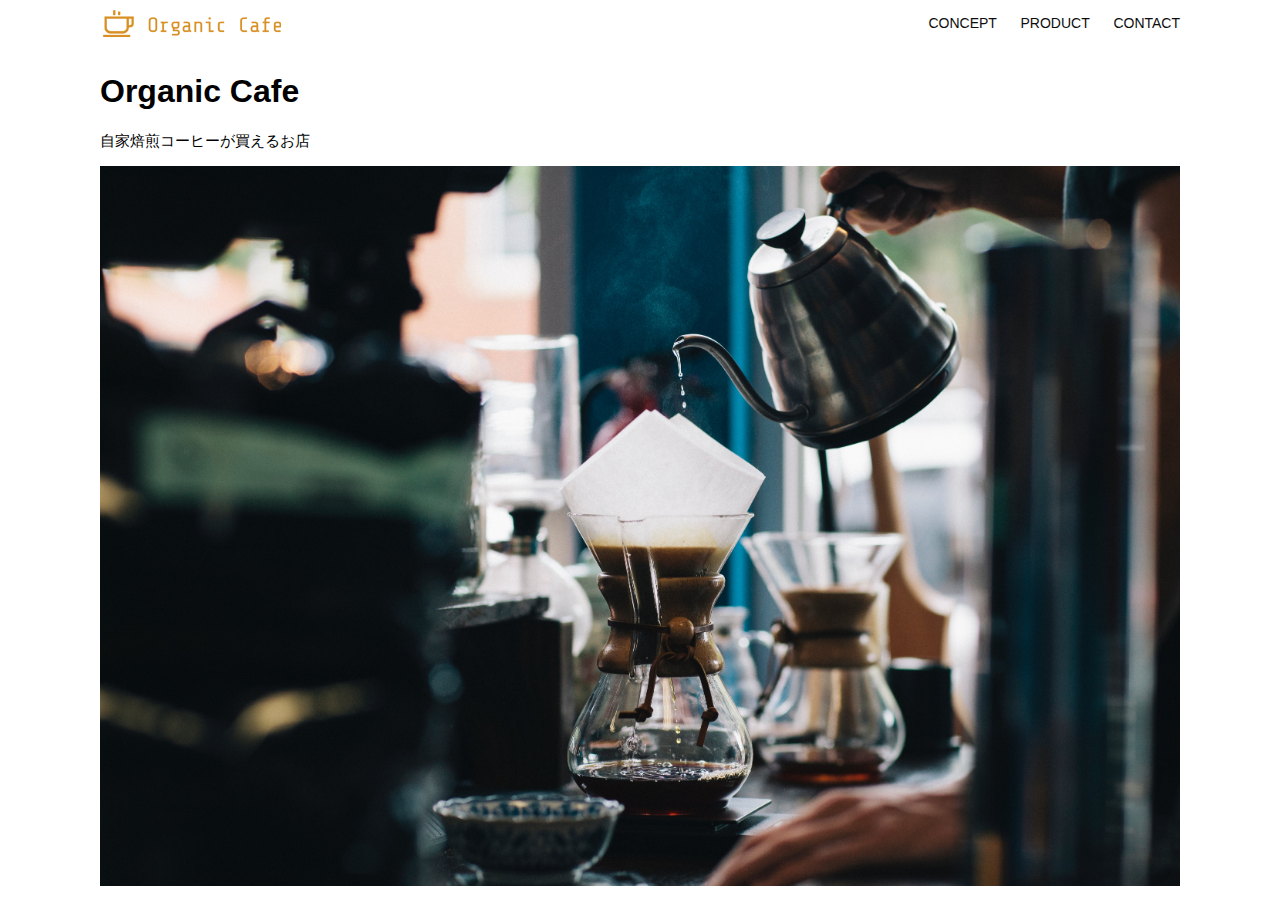
<file: html-css-kadai_013/index.html>
<!DOCTYPE html>
<html>
  <head>
    <title>Organic Cafe</title>
    <meta charset="UTF-8" />
    <meta name="description" content="自家焙煎のコーヒーがお家で楽しめるOrganic Cafe"/>
    <meta name="viewport" content="width=device-width, initial-scale=1.0" />
    <link rel="stylesheet" href="style.css" />
  </head>
  <body>
    <!-- ヘッダー -->
    <header>
      <!-- ロゴ -->
      <a href="index.html" id="logo"><img src="images/logo.png" alt="トップページに戻る"/></a>

      <!-- PC用ナビゲーション -->
      <nav id="nav-pc">
        <a href="index.html#concept">CONCEPT</a>
        <a href="index.html#product">PRODUCT</a>
        <a href="index.html#contact">CONTACT</a>
      </nav>

      <!-- スマホ用ナビゲーション -->
      <img id="menu-sp" src="images/button-menu.png" alt="ナビゲーションを開く" onclick="document.getElementById('nav-sp').style.display = 'block'">
      <nav id="nav-sp">
        <ul>
          <li><img id="close" src="images/button-close.png" alt="ナビゲーションを閉じる" onclick="document.getElementById('nav-sp').style.display = 'none'"></li>
          <li><a id="logo-sp" href="index.html" onclick="document.getElementById('nav-sp').style.display = 'none'">
          <img src="images/logo-sp.png" alt="トップページに戻る">
          </a></li>
          <li><a class="menu" href="index.html#concept" onclick="document.getElementById('nav-sp').style.display = 'none'">CONCEPT</a></li>
          <li><a class="menu" href="index.html#product" onclick="document.getElementById('nav-sp').style.display = 'none'">PRODUCT</a></li>
          <li><a class="menu" href="index.html#contact" onclick="document.getElementById('nav-sp').style.display = 'none'">CONTACT</a></li>
        </ul>
      </nav>

    </header>

    <main>
      <article>
        <!-- メインビジュアル -->
        <section id="main-visual">
          <div id="main-message">
            <h1>Organic Cafe</h1>
            <p>自家焙煎コーヒーが買えるお店</p>
          </div>
          <img src="images/main-image.jpg" alt="コーヒーをハンドドリップで淹れる画像"/>
        </section>
      </article>
    </main>
  </body>
</html>
</file>
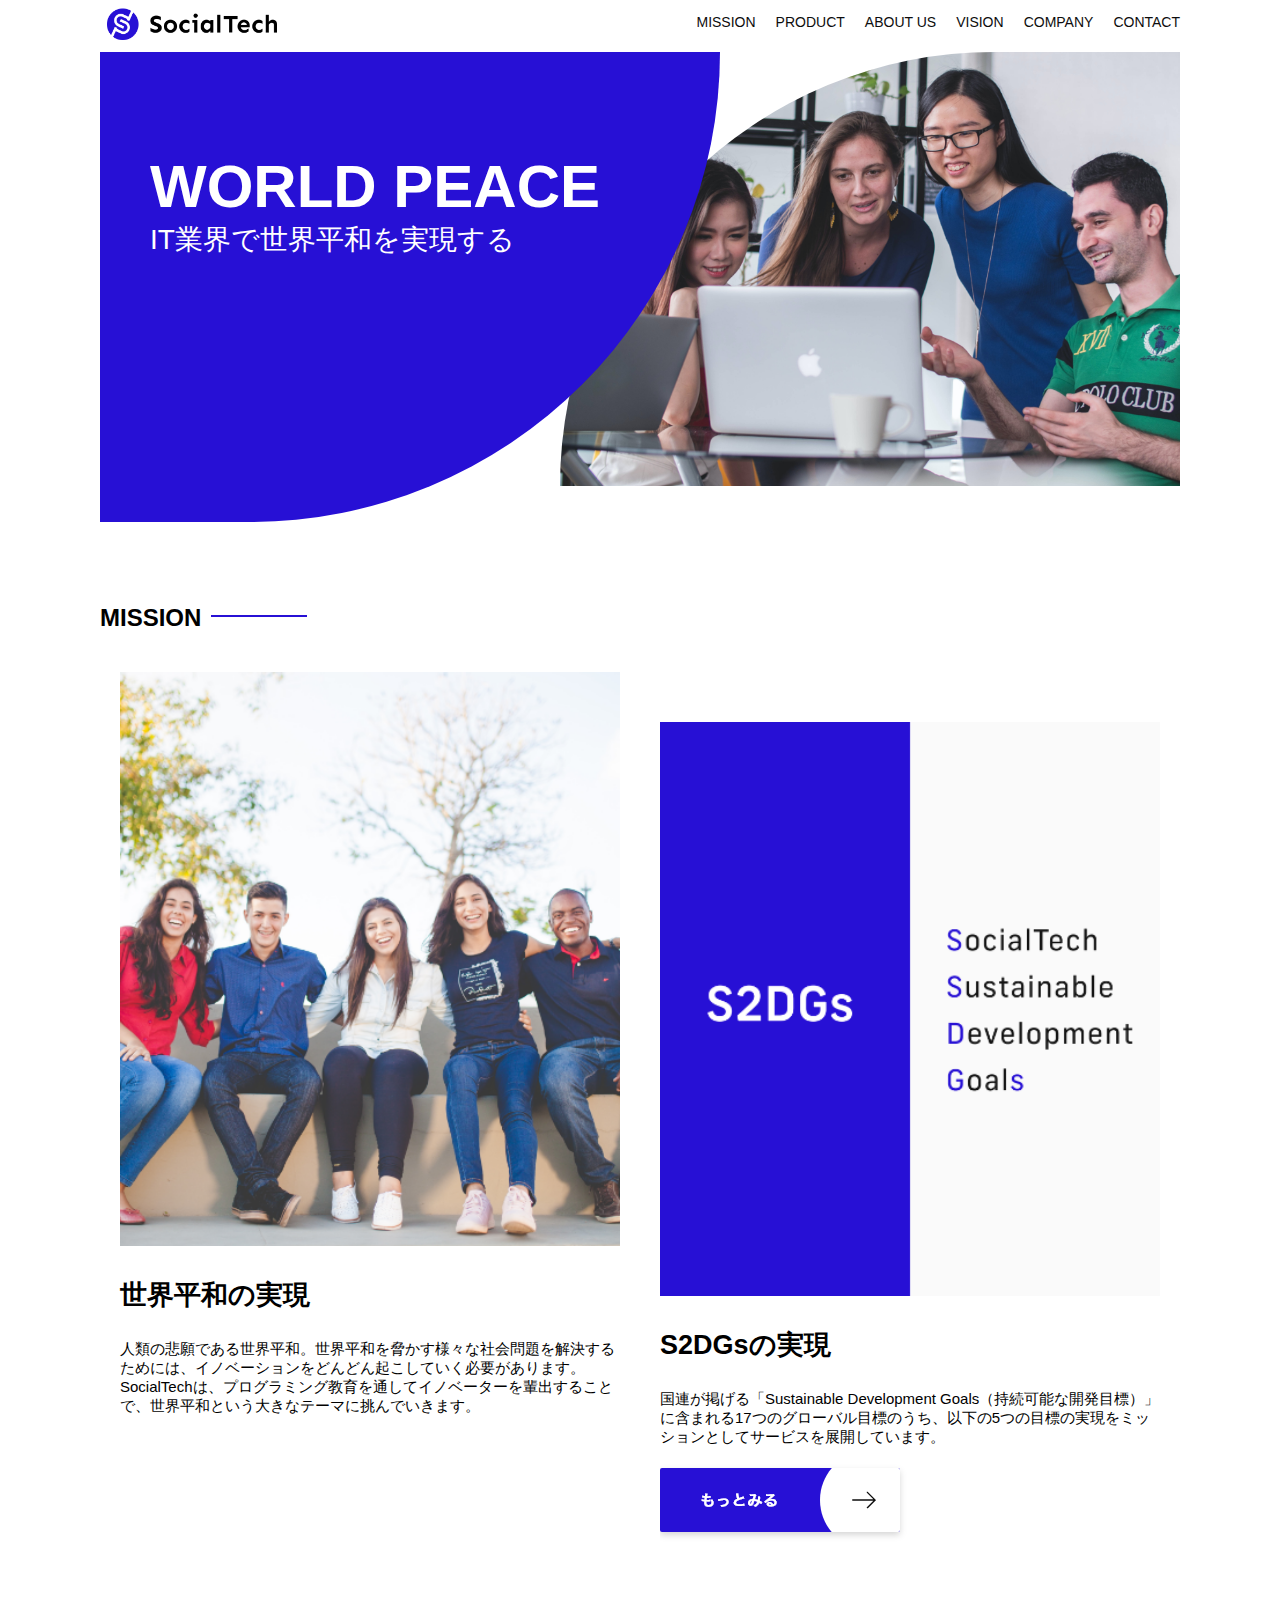
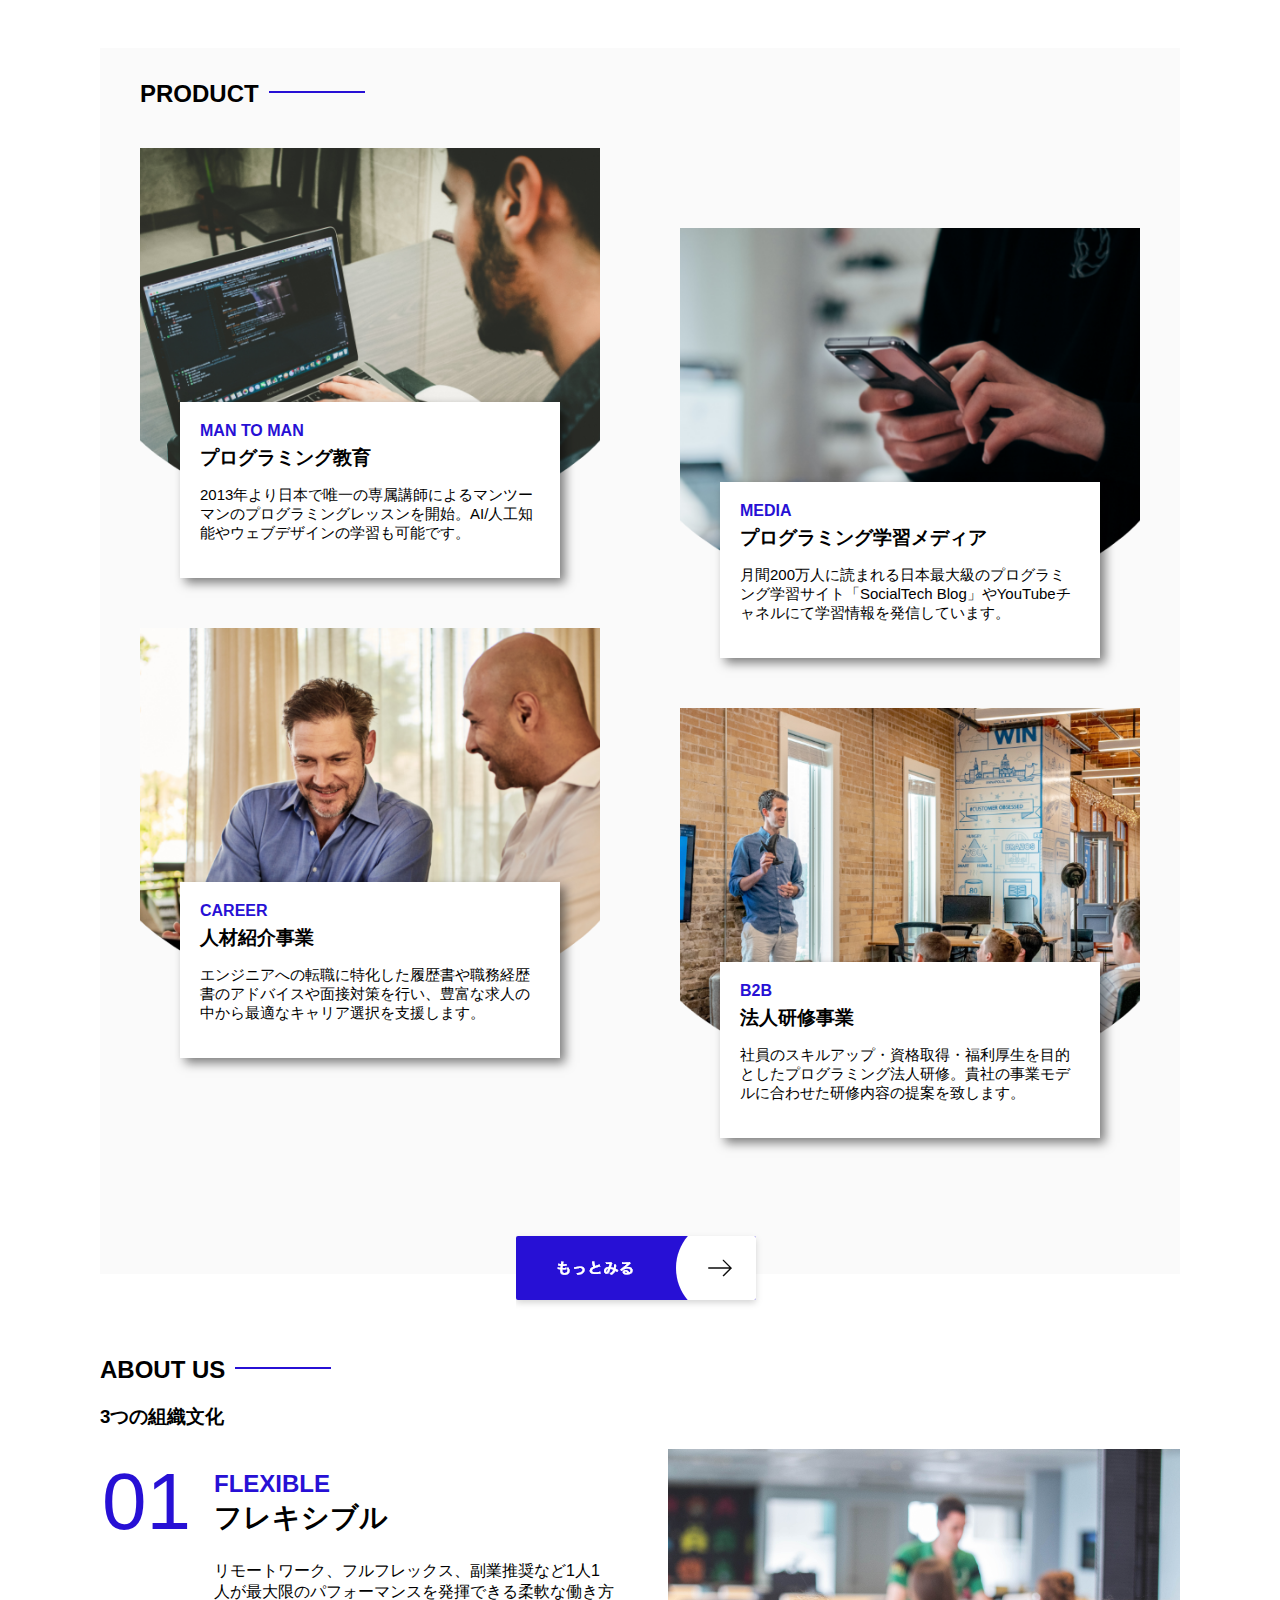
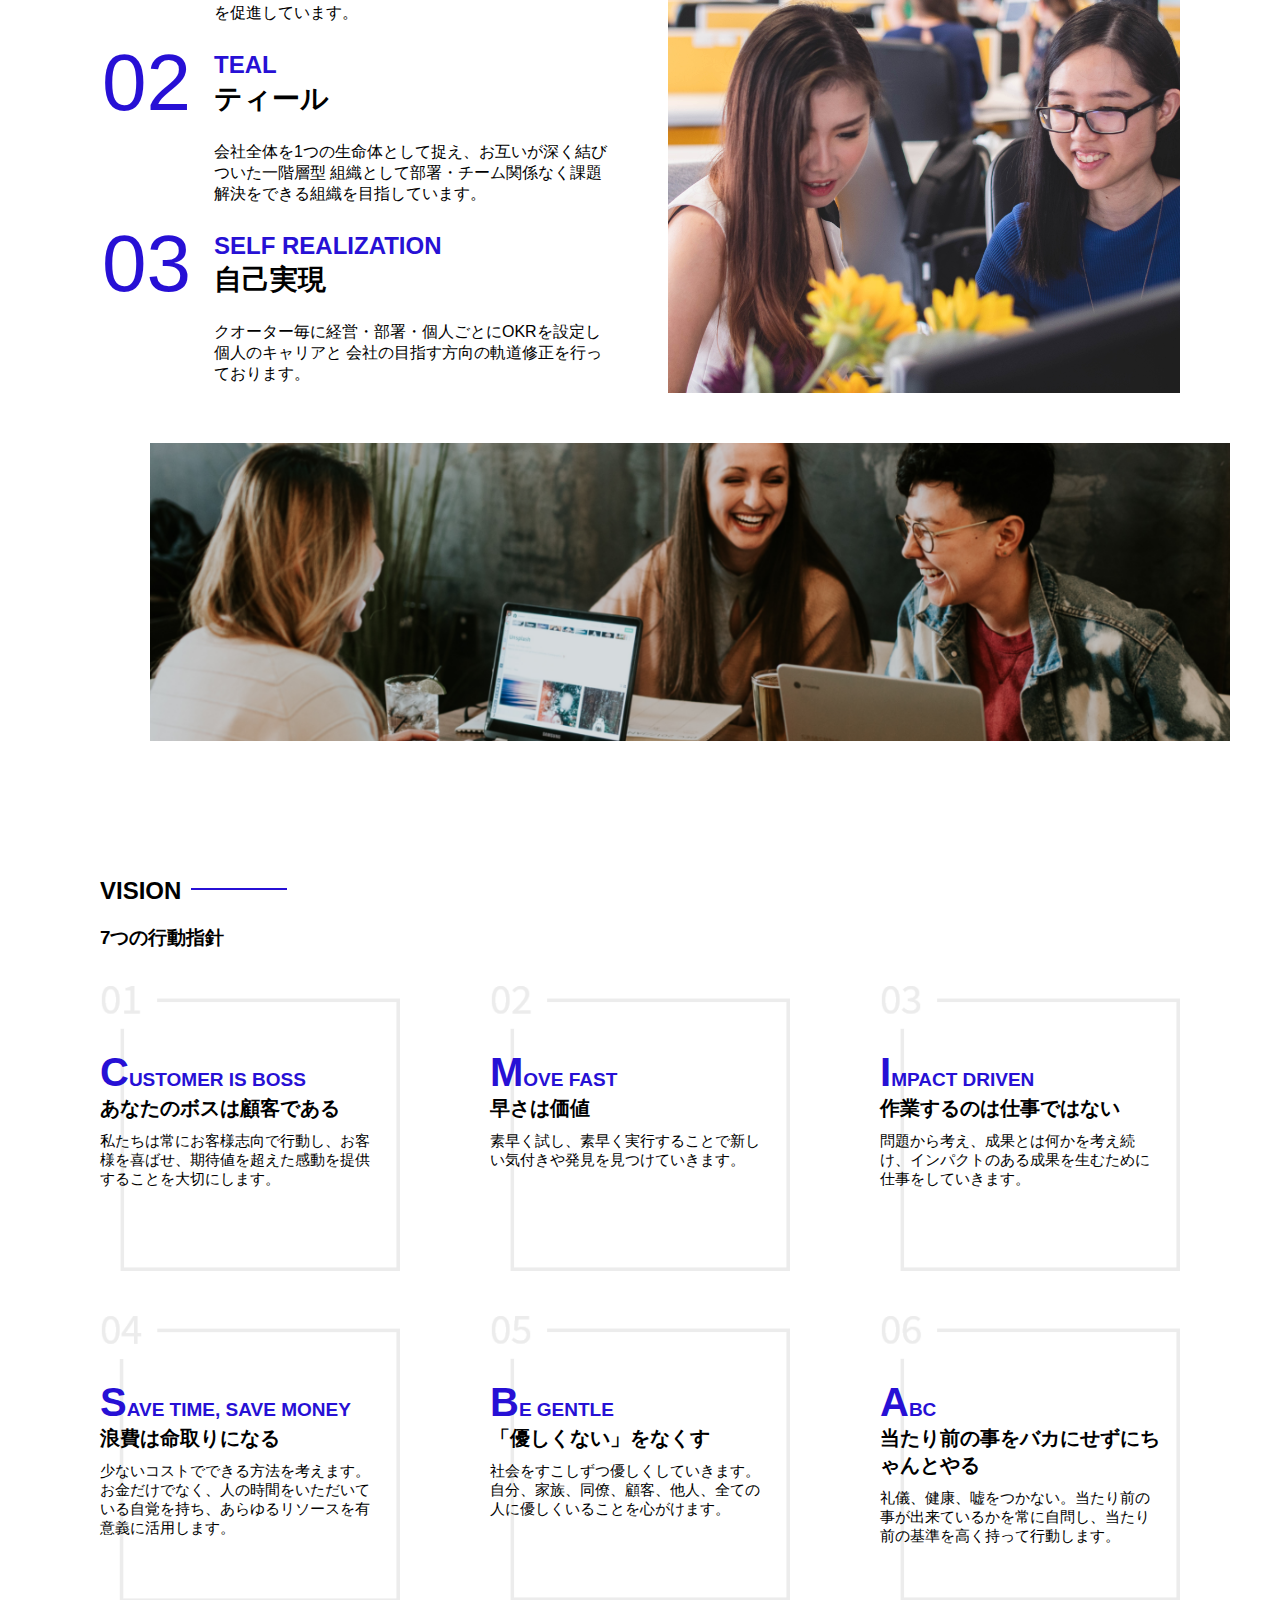
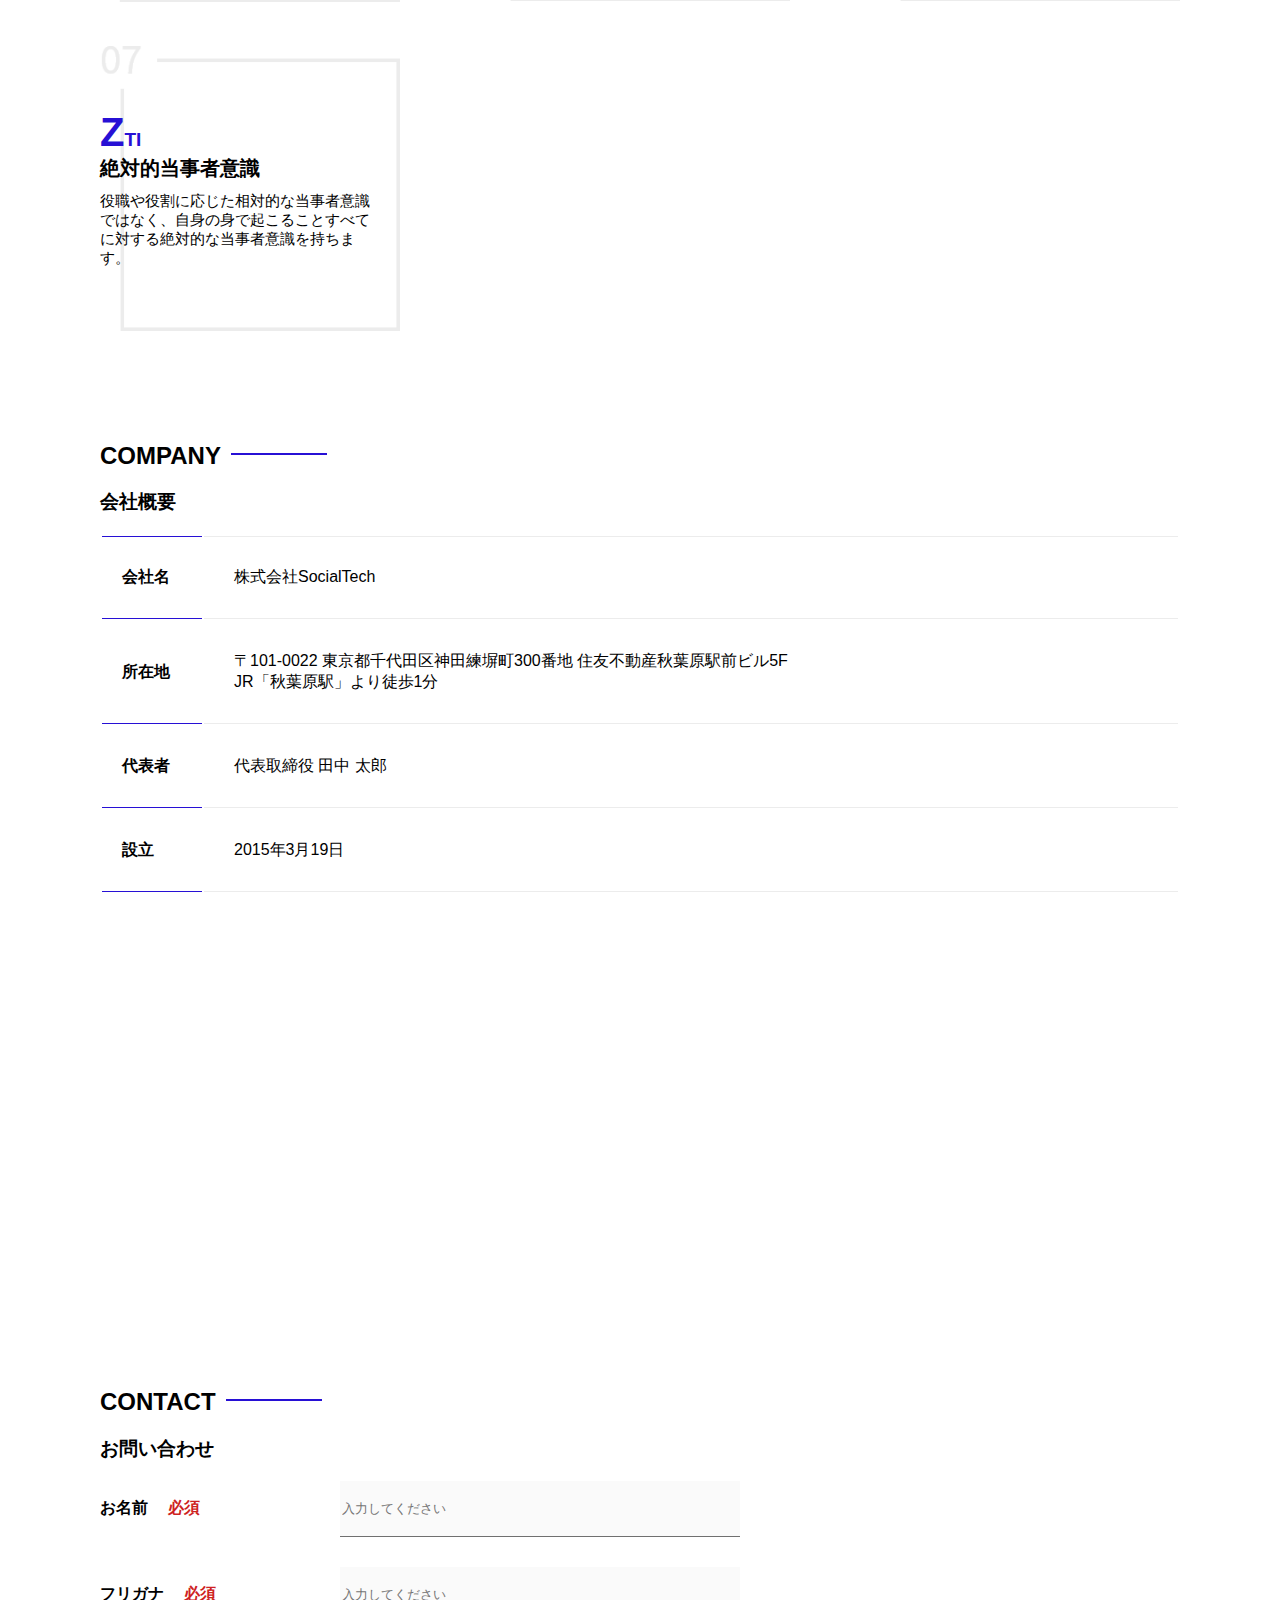
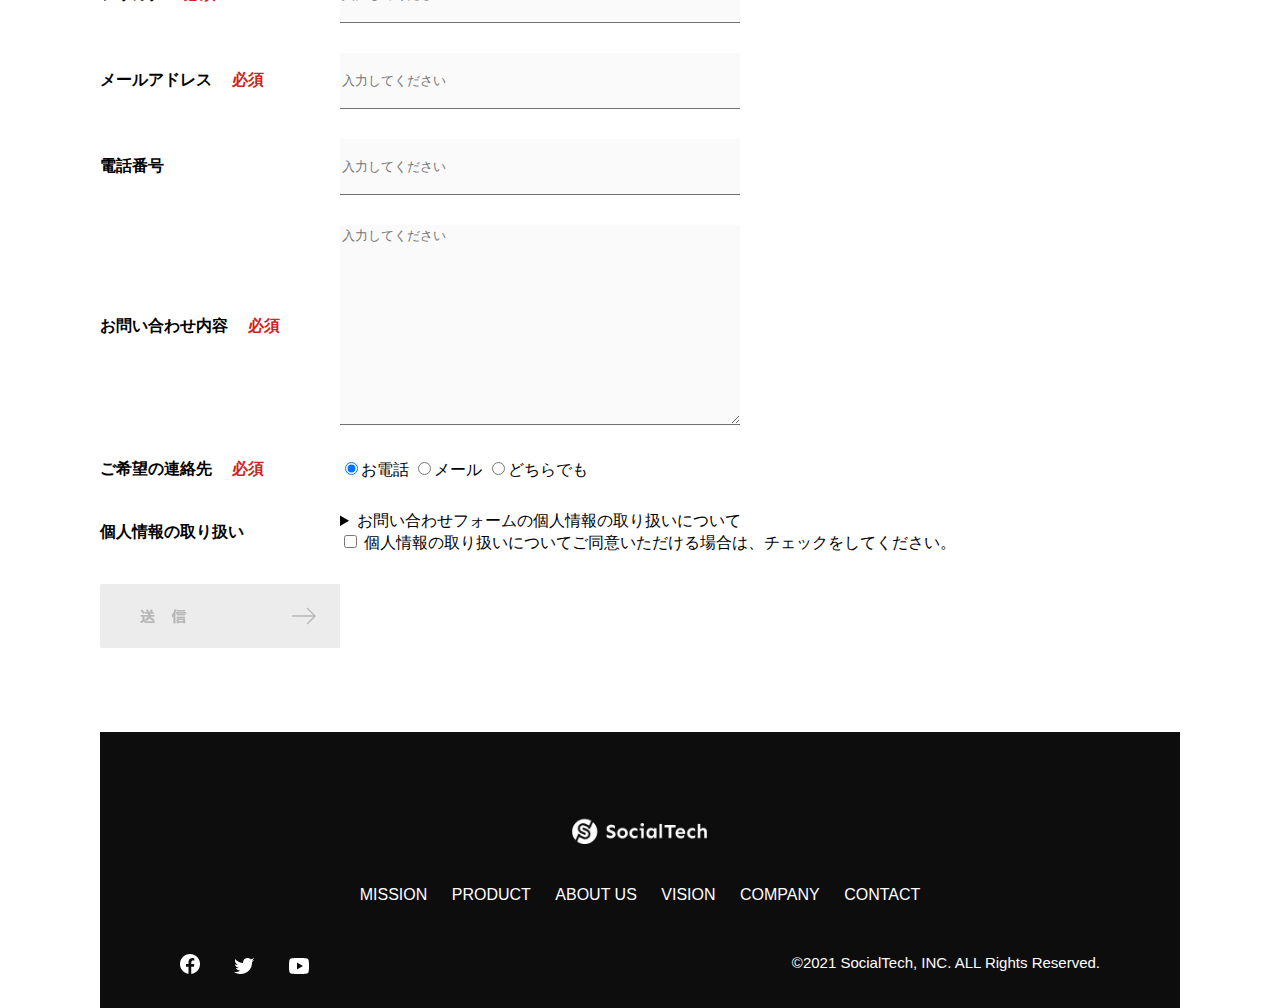
<file: kadai_tutorial_output/index.html>
<!DOCTYPE html>
<html>

<head>
  <title>SocialTech</title>
  <meta charset="utf-8">
  <meta name="description" content="SocialTechはEdTech業界のリーディングカンパニーを目指します。">
  <meta name="viewport" content="width=device-width, initial-scale=1.0">
  <link rel="stylesheet" href="style.css">
</head>

<body>
  <header>
    <a href="index.html" id="logo">
      <img src="images/logo.png" alt="トップページに戻る">
    </a>
    <!-- PC用 -->
    <nav id="nav-pc">
      <ul>
        <li><a href="mission.html">MISSION</a></li>
        <li><a href="product.html">PRODUCT</a></li>
        <li> <a href="index.html#aboutus">ABOUT US</a></li>
        <li> <a href="index.html#vision">VISION</a></li>
        <li><a href="index.html#company">COMPANY</a></li>
        <li><a href="index.html#contact">CONTACT</a></li>
      </ul>
    </nav>
    <!-- スマホ用 -->
    <button id="menu-sp" onclick="document.getElementById('nav-sp').style.display='block'">
      <img src="images/button-menu.png" alt="ナビゲーションを
      開く">
    </button>
    <div id="nav-sp">
      <button id="close" onclick="document.getElementById('nav-sp').style.display='none'">
        <img src="images/button-close.png" alt="ナビゲーションを閉じる">
      </button>
      <nav>
        <ul>
          <li>
            <a id="logo-sp" href="index.html" onclick="document.getElementById('nav-sp').style.display = 'none'"><img src="images/logo-sp.png" alt="トップページに戻る"></a>
          </li>
          <li><a class="menu" href="mission.html" onclick="document.getElementById('nav-sp').style.display = 'none'">MISSION</a></li>
          <li><a class="menu" href="product.html" onclick="document.getElementById('nav-sp').style.display = 'none'">PRODUCT</a></li>
          <li><a class="menu" href="index.html#aboutus" onclick="document.getElementById('nav-sp').style.display = 'none'">ABOUT US</a></li>
          <li><a class="menu" href="index.html#vision" onclick="document.getElementById('nav-sp').style.display = 'none'">VISION</a></li>
          <li><a class="menu" href="index.html#company" onclick="document.getElementById('nav-sp').style.display = 'none'">COMPANY</a></li>
          <li><a class="menu" href="index.html#contact" onclick="document.getElementById('nav-sp').style.display = 'none'">CONTACT</a></li>
        </ul>
      </nav>
      <div id="sns">
        <a href="https://www.facebook.com/sejuku2013">
          <img src="images/button-facebook.png" alt="Facebookのリンク">
        </a>
        <a href="https://twitter.com/samuraijuku">
          <img src="images/button-twitter.png" alt="Twitterのリンク">
        </a>
        <a href="https://www.youtube.com/channel/UCCFOQO5aDK0xXam4cUQXT8g">
          <img src="images/button-youtube.png" alt="YouTubeのリンク">
        </a>
      </div>
    </div>
  </header>
  <main>
    <article>
      <section id="main-visual">
        <div id="main-message">
          <h1>WORLD PEACE</h1>
          <p>IT業界で世界平和を実現する</p>
        </div>
        <img src="images/index/index-main.png" alt="PCの周りに集まる多国籍の仲間たち">
      </section>

      <section id="mission">
        <h2 class="index-h2">MISSION</h2>
        <div id="mission-flex">
          <div>
            <img id="mission-photo" src="images/index/index-mission.png" alt="屋外のベンチで写真を撮影する多国籍の仲間たち">
            <h3>世界平和の実現</h3>
            <p>
              人類の悲願である世界平和。世界平和を脅かす様々な社会問題を解決するためには、イノベーションをどんどん起こしていく必要があります。SocialTechは、プログラミング教育を通してイノベーターを輩出することで、世界平和という大きなテーマに挑んでいきます。
            </p>
          </div>
          <div>
            <img id="s2dgs" src="images/index/s2dgs.png" alt="S2DGs">
            <h3>S2DGsの実現</h3>
            <p>国連が掲げる「Sustainable Development Goals（持続可能な開発目標）」に含まれる17つのグローバル目標のうち、以下の5つの目標の実現をミッションとしてサービスを展開しています。</p>
            <a href="mission.html">
              <img src="images/button-more.png" alt="もっとみる">
            </a>
          </div>
        </div>
      </section>

      <section id="product">
        <h2 class="index-h2">PRODUCT</h2>
        <div class="product-flex">
          <div id="product-left">
            <div>
              <img class="product-photo" src="images/index/index-mantoman.png" alt="PCでコードを書く男性">
              <div class="product-explain">
                <span>MAN TO MAN</span>
                <h3>プログラミング教育</h3>
                <p>2013年より日本で唯一の専属講師によるマンツーマンのプログラミングレッスンを開始。AI/人工知能やウェブデザインの学習も可能です。</p>
              </div>
            </div>
            <div>
              <img class="product-photo" src="images/index/index-career.png" alt="笑顔で話し合う2人の男性">
              <div class="product-explain">
                <span>CAREER</span>
                <h3>人材紹介事業</h3>
                <p>エンジニアへの転職に特化した履歴書や職務経歴書のアドバイスや面接対策を行い、豊富な求人の中から最適なキャリア選択を支援します。</p>
              </div>
            </div>
          </div>

          <div id="product-right">
            <div>
              <img class="product-photo" src="images/index/index-media.png" alt="スマートフォンを操作する人">
              <div class="product-explain">
                <span>MEDIA</span>
                <h3>プログラミング学習メディア</h3>
                <p>月間200万人に読まれる日本最大級のプログラミング学習サイト「SocialTech Blog」やYouTubeチャネルにて学習情報を発信しています。</p>
              </div>
            </div>
            <div>
              <img class="product-photo" src="images/index/index-b2b.png" alt="講演中の男性とそれを聴く人々">
              <div class="product-explain">
                <span>B2B</span>
                <h3>法人研修事業</h3>
                <p>社員のスキルアップ・資格取得・福利厚生を目的としたプログラミング法人研修。貴社の事業モデルに合わせた研修内容の提案を致します。</p>
              </div>
            </div>
          </div>
        </div>
        <div id="product-more">
          <a href="product.html">
            <img src="images/button-more.png" alt="もっとみる">
          </a>
        </div>
      </section>

      <section id="aboutus">
        <h2 class="index-h2">ABOUT US</h2>
        <h3>3つの組織文化</h3>
        <div>
          <table class="culture-table">
            <tr>
              <td class="culture-num">01</td>
              <th><span class="culture-en">FLEXIBLE</span><br>フレキシブル</th>
            </tr>
            <tr>
              <td></td>
              <td class="culture-description">リモートワーク、フルフレックス、副業推奨など1人1人が最大限のパフォーマンスを発揮できる柔軟な働き方を促進しています。</td>
            </tr>
            <tr>
              <td class="culture-num">02</td>
              <th><span class="culture-en">TEAL</span><br>ティール</th>
            </tr>
            <tr>
              <td></td>
              <td class="culture-description">会社全体を1つの生命体として捉え、お互いが深く結びついた一階層型 組織として部署・チーム関係なく課題解決をできる組織を目指しています。</td>
            </tr>
            <tr>
              <td class="culture-num">03</td>
              <th><span class="culture-en">SELF REALIZATION</span><br>自己実現</th>
            </tr>
            <tr>
              <td></td>
              <td class="culture-description">クオーター毎に経営・部署・個人ごとにOKRを設定し個人のキャリアと 会社の目指す方向の軌道修正を行っております。</td>
            </tr>
          </table>
          <img class="culture-img" src="images/index/index-aboutus1.png" alt="笑顔で話し合う2人の女性">
        </div>
        <img class="culture-img2" src="images/index/index-aboutus2.png" alt="笑顔で話し合う3人の男女">
      </section>

      <section id="vision">
        <h2 class="index-h2">VISION</h2>
        <h3>7つの行動指針</h3>
        <div>
          <div class="vision-box">
            <img src="images/index/vision-01.png" alt="01">
            <div>
              <h4>CUSTOMER IS BOSS</h4>
              <h5>あなたのボスは顧客である</h5>
              <p>私たちは常にお客様志向で行動し、お客様を喜ばせ、期待値を超えた感動を提供することを大切にします。</p>
            </div>
          </div>
          <div class="vision-box">
            <img src="images/index/vision-02.png" alt="02">
            <div>
              <h4>MOVE FAST</h4>
              <h5>早さは価値</h5>
              <p>素早く試し、素早く実行することで新しい気付きや発見を見つけていきます。</p>
            </div>
          </div>
          <div class="vision-box">
            <img src="images/index/vision-03.png" alt="03">
            <div>
              <h4>IMPACT DRIVEN</h4>
              <h5>作業するのは仕事ではない</h5>
              <p>問題から考え、成果とは何かを考え続け、インパクトのある成果を生むために仕事をしていきます。</p>
            </div>
          </div>
          <div class="vision-box">
            <img src="images/index/vision-04.png" alt="04">
            <div>
              <h4>SAVE TIME, SAVE MONEY</h4>
              <h5>浪費は命取りになる</h5>
              <p>少ないコストでできる方法を考えます。お金だけでなく、人の時間をいただいている自覚を持ち、あらゆるリソースを有意義に活用します。</p>
            </div>
          </div>
          <div class="vision-box">
            <img src="images/index/vision-05.png" alt="05">
            <div>
              <h4>BE GENTLE</h4>
              <h5>「優しくない」をなくす</h5>
              <p>社会をすこしずつ優しくしていきます。自分、家族、同僚、顧客、他人、全ての人に優しくいることを心がけます。</p>
            </div>
          </div>
          <div class="vision-box">
            <img src="images/index/vision-06.png" alt="06">
            <div>
              <h4>ABC</h4>
              <h5>当たり前の事をバカにせずにちゃんとやる</h5>
              <p>礼儀、健康、嘘をつかない。当たり前の事が出来ているかを常に自問し、当たり前の基準を高く持って行動します。</p>
            </div>
          </div>
          <div class="vision-box">
            <img src="images/index/vision-07.png" alt="07">
            <div>
              <h4>ZTI</h4>
              <h5>絶対的当事者意識</h5>
              <p>役職や役割に応じた相対的な当事者意識ではなく、自身の身で起こることすべてに対する絶対的な当事者意識を持ちます。</p>
            </div>
          </div>
        </div>
      </section>
      <section id="company">
        <h2 class="index-h2">COMPANY</h2>
        <h3>会社概要</h3>
        <table id="company-table">
          <tr>
            <th class="tableheader tableheader-first">会社名</th>
            <td class="cell cell-first">株式会社SocialTech</td>
          </tr>
          <tr>
            <th class="tableheader">所在地</th>
            <td class="cell">〒101-0022 東京都千代田区神田練塀町300番地 住友不動産秋葉原駅前ビル5F<br>JR「秋葉原駅」より徒歩1分</td>
          </tr>
          <tr>
            <th class="tableheader">代表者</th>
            <td class="cell">代表取締役 田中 太郎</td>
          </tr>
          <tr>
            <th class="tableheader">設立</th>
            <td class="cell">2015年3月19日</td>
          </tr>
        </table>
        <iframe
          src="https://www.google.com/maps/embed?pb=!1m18!1m12!1m3!1d3240.0688540195165!2d139.7746526!3d35.6999232!2m3!1f0!2f0!3f0!3m2!1i1024!2i768!4f13.1!3m3!1m2!1s0x60188fee13660e23%3A0x77137876edf742ac!2z5L2P5Y-L5LiN5YuV55Sj56eL6JGJ5Y6f6aeF5YmN44OT44Or!5e0!3m2!1sja!2sjp!4v1724372258573!5m2!1sja!2sjp"
          width="600" height="450" style="border:0;" allowfullscreen="" loading="lazy"
          referrerpolicy="no-referrer-when-downgrade"></iframe>
      </section>

      <section id="contact">
        <h2 class="index-h2">CONTACT</h2>
        <h3>お問い合わせ</h3>
        <form>
          <div>
            <div class="contact-heading">
              <label class="contact-label">お名前<span class="contact-span">必須</span></label>
            </div>
            <div>
              <input type="text" name="name" placeholder="入力してください" class="contact-textbox">
            </div>
          </div>
          <div>
            <div class="contact-heading">
              <label class="contact-label">フリガナ<span class="contact-span">必須</span></label>
            </div>
            <div>
              <input type="text" name="hurigana" placeholder="入力してください" class="contact-textbox">
            </div>
          </div>
          <div>
            <div class="contact-heading">
              <label class="contact-label">メールアドレス<span class="contact-span">必須</span></label>
            </div>
            <div>
              <input type="text" name="email" placeholder="入力してください" class="contact-textbox">
            </div>
          </div>
          <div>
            <div class="contact-heading">
              <label class="contact-label">電話番号</label>
            </div>
            <div>
              <input type="text" name="tel" placeholder="入力してください" class="contact-textbox">
            </div>
          </div>
          <div>
            <div class="contact-heading">
              <label class="contact-label">お問い合わせ内容<span class="contact-span">必須</span></label>
            </div>
            <div>
              <textarea class="contact-textarea" placeholder="入力してください" name="message"></textarea>
            </div>
          </div>
          <div>
            <div class="contact-heading">
              <label class="contact-label">ご希望の連絡先<span class="contact-span">必須</span></label>
            </div>
            <div>
              <input class="radiobutton" type="radio" value="tel" name="contact" checked><label>お電話</label>
              <input class="radiobutton" type="radio" value="mail" name="contact"><label>メール</label>
              <input class="radiobutton" type="radio" value="both" name="contact"><label>どちらでも</label>
            </div>
          </div>
          <div>
            <div class="contact-heading">
              <label class="contact-label">個人情報の取り扱い</label>
            </div>
            <div>
              <details>
                <summary>お問い合わせフォームの個人情報の取り扱いについて</summary>
                <div>
                  <dl>
                    <dt>１．組織の名称又は氏名</dt>
                    <dd>株式会社SocialTech</dd>
                    <dt>２．個人情報保護管理者（若しくはその代理人）の氏名又は職名、所属及び連絡先</dt>
                    <dd>
                      <p>鈴木 一郎 コーポレート部</p>
                      <p>メールアドレス：samurai@example.com</p>
                      <p>TEL：03-1234-5678</p>
                    </dd>
                    <dt>３．個人情報の利用目的</dt>
                    <dd>
                      <ul>
                        <li>本サービス及び本サービスに関連する情報の提供又はそれらに関する連絡のため</li>
                        <li>ユーザーの本人確認のため</li>
                        <li>当社サービスのご案内のため</li>
                        <li>当社の商品等の広告または宣伝（電子メールによるものを含むものとします。）</li>
                      </ul>
                    </dd>
                    <dt>４．個人情報の取り扱い業務の委託</dt>
                    <dd>
                      個人情報の取扱業務の全部または一部を外部に業務委託する場合があります。その際、弊社は、個人情報を適切に保護できる管理体制を敷き実行していることを条件として委託先を厳選したうえで、機密保持契約を委託先と締結し、お客様の個人情報を厳密に管理させます。
                    </dd>
                    <dt>５．個人情報の開示等の請求</dt>
                    <dd>
                      お客様は、弊社に対してご自身の個人情報の開示等（利用目的の通知、開示、内容の訂正・追加・削除、利用の停止または消去、第三者への提供の停止）に関して、当社問合わせ窓口に申し出ることができます。<br>
                      その際、弊社はお客様ご本人を確認させていただいたうえで、合理的な期間内に対応いたします。<br>
                      なお、個人情報に関する弊社問合わせ先は、次の通りです。
                    </dd>
                    <dd>
                      <p>株式会社SocialTech　個人情報問合せ窓口</p>
                      <p>〒150-0043　東京都千代田区神田練塀町300番地 住友不動産秋葉原駅前ビル5F</p>
                      <p>メールアドレス：samurai@example.com　TEL：03-1234-5678</p>
                    </dd>

                    <dt>６．個人情報を提供されることの任意性について</dt>
                    <dd>お客様がご自身の個人情報を弊社に提供されるか否かは、お客様のご判断によりますが、もしご提供されない場合には、適切なサービスが提供できない場合がありますので予めご了承ください。</dd>
                  </dl>
                </div>
              </details>
              <input type="checkbox" name="agree">
              <span>個人情報の取り扱いについてご同意いただける場合は、チェックをしてください。</span>
            </div>
          </div>
          <input type="image" src="images/button-submit.png" alt="送信する">
        </form>
      </section>
    </article>
  </main>

  <footer>
    <div id="footer-logo">
      <img src="images/logo-sp.png" alt="SocialTech">
    </div>
    <div id="footer-link">
      <a href="mission.html">MISSION</a>
      <a href="product.html">PRODUCT</a>
      <a href="index.html#aboutus">ABOUT US</a>
      <a href="index.html#vision">VISION</a>
      <a href="index.html#company">COMPANY</a>
      <a href="index.html#contact">CONTACT</a>
    </div>
    <div id="sns-footer">
      <div class="sns-btns">
        <a href="https://www.facebook.com/sejuku2013"><img src="images/button-facebook.png" alt="Facebookのリンク"></a>
        <a href="https://twitter.com/samuraijuku"><img src="images/button-twitter.png" alt="Twitterのリンク"></a>
        <a href="https://www.youtube.com/channel/UCCFOQO5aDK0xXam4cUQXT8g"><img src="images/button-youtube.png" alt="YouTubeのリンク"></a>
      </div>
      <p id="copyright">&copy;2021 SocialTech, INC. ALL Rights Reserved.</p>
    </div>
  </footer>
</body>
</html>
</file>
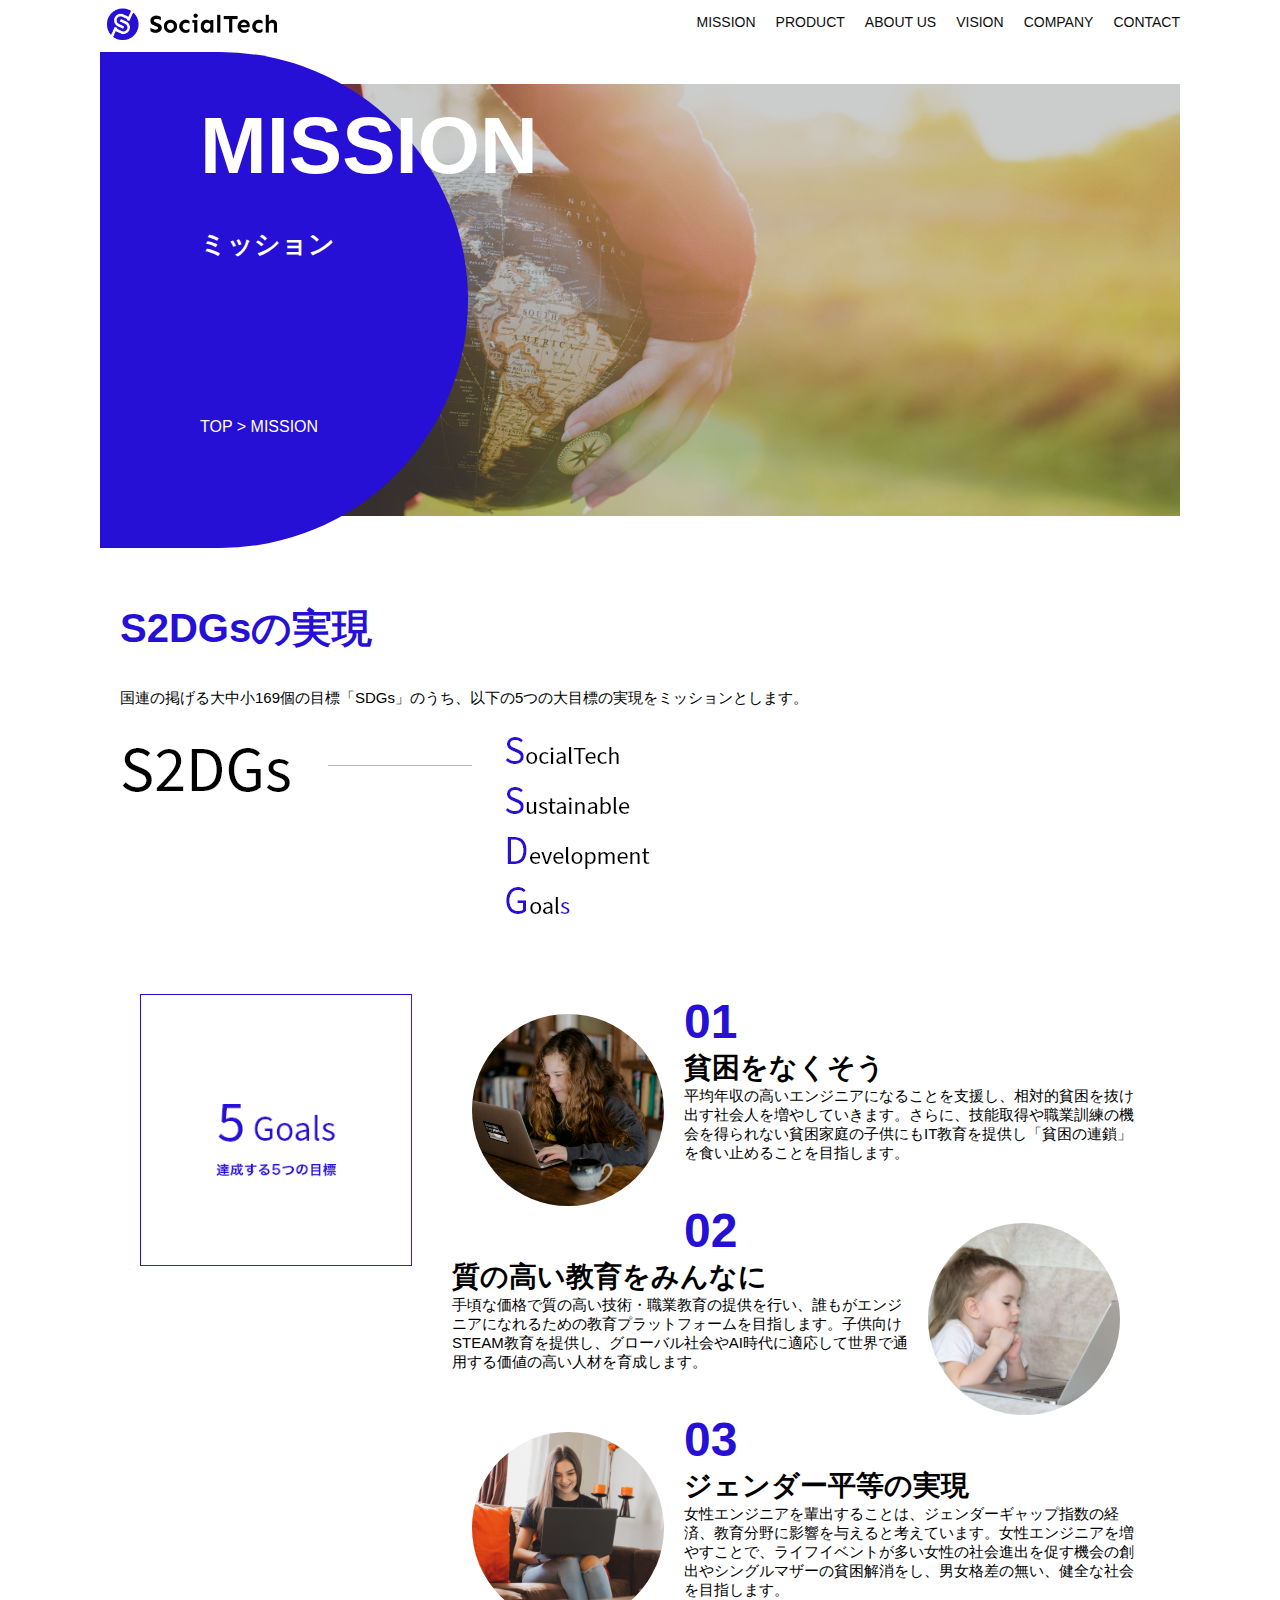
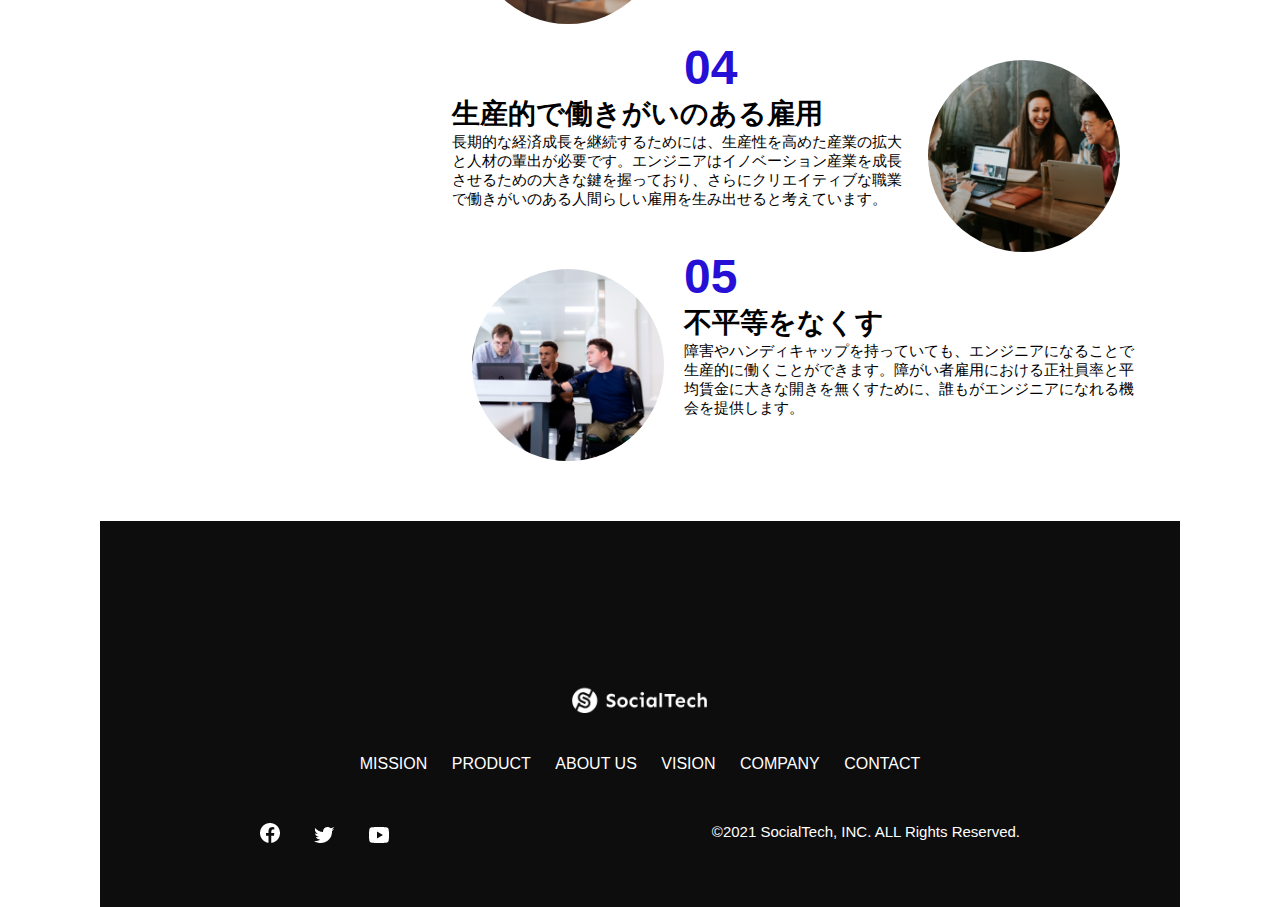
<file: kadai_tutorial_output/mission.html>
<!DOCTYPE html>
<html>
  <head>
    <title>SocialTech - MISSION ミッション -</title>
    <meta charset="utf-8">
    <meta name="description" content="SocialTechが目指す5つの目標（S2DGs）を紹介します">
    <meta name="viewport" content="width=device-width, initial-scale=1.0">
    <link rel="stylesheet" href="style.css">
  </head>

  <body>
    <header>
      <a href="index.html" id="logo">
        <img src="images/logo.png" alt="トップページに戻る">
      </a>

      <nav id="nav-pc">
        <ul>
          <li><a href="mission.html">MISSION</a></li>
          <li><a href="product.html">PRODUCT</a></li>
          <li><a href="index.html#aboutus">ABOUT US</a></li>
          <li><a href="index.html#vision">VISION</a></li>
          <li><a href="index.html#company">COMPANY</a></li>
          <li><a href="index.html#contact">CONTACT</a></li>
        </ul>
      </nav>

      <button id="menu-sp" onclick="document.getElementById('nav-sp').style.display = 'block'">
        <img src="images/button-menu.png" alt="ナビゲーションを開く">
      </button>

      <div id="nav-sp">
        <button id="close" onclick="document.getElementById('nav-sp').style.display = 'none'">
          <img src="images/button-close.png" alt="ナビゲーションを閉じる">
        </button>

        <nav>
          <ul>
            <li>
              <a id="logo-sp" href="index.html" onclick="document.getElementById('nav-sp').style.display = 'none'">
                <img src="images/logo-sp.png" alt="トップページに戻る">
              </a>
            </li>
            <li><a class="menu" href="mission.html" onclick="document.getElementById('nav-sp').style.display = 'none'">MISSION</a></li>
            <li><a class="menu" href="product.html" onclick="document.getElementById('nav-sp').style.display = 'none'">PRODUCT</a></li>
            <li><a class="menu" href="index.html#aboutus" onclick="document.getElementById('nav-sp').style.display = 'none'">ABOUT US</a></li>
            <li><a class="menu" href="index.html#vision" onclick="document.getElementById('nav-sp').style.display = 'none'">VISION</a></li>
            <li><a class="menu" href="index.html#company" onclick="document.getElementById('nav-sp').style.display = 'none'">COMPANY</a></li>
            <li><a class="menu" href="index.html#contact" onclick="document.getElementById('nav-sp').style.display = 'none'">CONTACT</a></li>
          </ul>
        </nav>
        <div id="sns">
          <a href="https://www.facebook.com/sejuku2013">
            <img src="images/button-facebook.png" alt="Facebookのリンク">
          </a>
          <a href="https://twitter.com/samuraijuku">
            <img src="images/button-twitter.png" alt="Twiiterのリンク">
          </a>
          <a href="https://www.youtube.com/channel/UCCFOQO5aDK0xXam4cUQXT8g">
            <img src="images/button-youtube.png" alt="YouTubeのリンク">
          </a>
        </div>
      </div>
    </header>

    <main>
      <article>
        <section id="mission-main">
          <div class="mission-main-inner">
            <div id="mission-title">
              <h1>MISSION<br><span>ミッション</span></h1>
              <p>TOP > MISSION</p>
            </div>
          </div>
        </section>

        <section id="mission-s2dgs">
          <h2 class="mission-h2">S2DGsの実現</h2>
          <p>国連の掲げる大中小169個の目標「SDGs」のうち、以下の5つの大目標の実現をミッションとします。</p>
          <img src="images/mission/mission-s2dgs.png" alt="S2DGs">
        </section>

        <section id="mission-five-goals">
          <div class="five-goals-image">
            <img src="images/mission/mission-5goals.png" alt="5Goals">
          </div>
          <div class="five-goals-read">
            <div>
              <img  class="fivegoals-image-left" src="images/mission/mission-5goals01.png" alt="PCを操作する女の子">
              <span class="fivegoals-number">01</span>
              <h3 class="fivegoals-h3">貧困をなくそう</h3>
              <p class="fivegoals-p">平均年収の高いエンジニアになることを支援し、相対的貧困を抜け出す社会人を増やしていきます。さらに、技能取得や職業訓練の機会を得られない貧困家庭の子供にもIT教育を提供し「貧困の連鎖」を食い止めることを目指します。</p>
            </div>
            <div>
              <img  class="fivegoals-image-right" src="images/mission/mission-5goals02.png" alt="PCを見つめる小さい女の子">
              <span class="fivegoals-number">02</span>
              <h3 class="fivegoals-h3">質の高い教育をみんなに</h3>
              <p class="fivegoals-p">手頃な価格で質の高い技術・職業教育の提供を行い、誰もがエンジニアになれるための教育プラットフォームを目指します。子供向けSTEAM教育を提供し、グローバル社会やAI時代に適応して世界で通用する価値の高い人材を育成します。</p>
            </div>
            <div>
              <img  class="fivegoals-image-left" src="images/mission/mission-5goals03.png" alt="PCを操作する女性">
              <span class="fivegoals-number">03</span>
              <h3 class="fivegoals-h3">ジェンダー平等の実現</h3>
              <p class="fivegoals-p">女性エンジニアを輩出することは、ジェンダーギャップ指数の経済、教育分野に影響を与えると考えています。女性エンジニアを増やすことで、ライフイベントが多い女性の社会進出を促す機会の創出やシングルマザーの貧困解消をし、男女格差の無い、健全な社会を目指します。</p>
            </div>
            <div>
              <img  class="fivegoals-image-right" src="images/mission/mission-5goals04.png" alt="笑顔で話し合う3人の男女">
              <span class="fivegoals-number">04</span>
              <h3 class="fivegoals-h3">生産的で働きがいのある雇用</h3>
              <p class="fivegoals-p">長期的な経済成長を継続するためには、生産性を高めた産業の拡大と人材の輩出が必要です。エンジニアはイノベーション産業を成長させるための大きな鍵を握っており、さらにクリエイティブな職業で働きがいのある人間らしい雇用を生み出せると考えています。</p>
            </div>
            <div>
              <img  class="fivegoals-image-left" src="images/mission/mission-5goals05.png" alt="障害を持つ男性が生き生きと働く様子">
              <span class="fivegoals-number">05</span>
              <h3 class="fivegoals-h3">不平等をなくす</h3>
              <p class="fivegoals-p">障害やハンディキャップを持っていても、エンジニアになることで生産的に働くことができます。障がい者雇用における正社員率と平均賃金に大きな開きを無くすために、誰もがエンジニアになれる機会を提供します。</p>
            </div>
          </div>
        </section>

      </article>
    </main>

    <footer>
      <footer>
        <div id="footer-logo">
          <img src="images/logo-sp.png" alt="SocialTech">
        </div>
        <div id="footer-link">
          <a href="mission.html">MISSION</a>
          <a href="product.html">PRODUCT</a>
          <a href="index.html#aboutus">ABOUT US</a>
          <a href="index.html#vision">VISION</a>
          <a href="index.html#company">COMPANY</a>
          <a href="index.html#contact">CONTACT</a>
        </div>
        <div id="sns-footer">
          <div class="sns-btns">
            <a href="https://www.facebook.com/sejuku2013"><img src="images/button-facebook.png" alt="Facebookのリンク"></a>
            <a href="https://twitter.com/samuraijuku"><img src="images/button-twitter.png" alt="Twitterのリンク"></a>
            <a href="https://www.youtube.com/channel/UCCFOQO5aDK0xXam4cUQXT8g"><img src="images/button-youtube.png" alt="YouTubeのリンク"></a>
          </div>
          <p id="copyright">&copy;2021 SocialTech, INC. ALL Rights Reserved.</p>
        </div>
      </footer>
    </footer>

  </body>
</html>
</file>
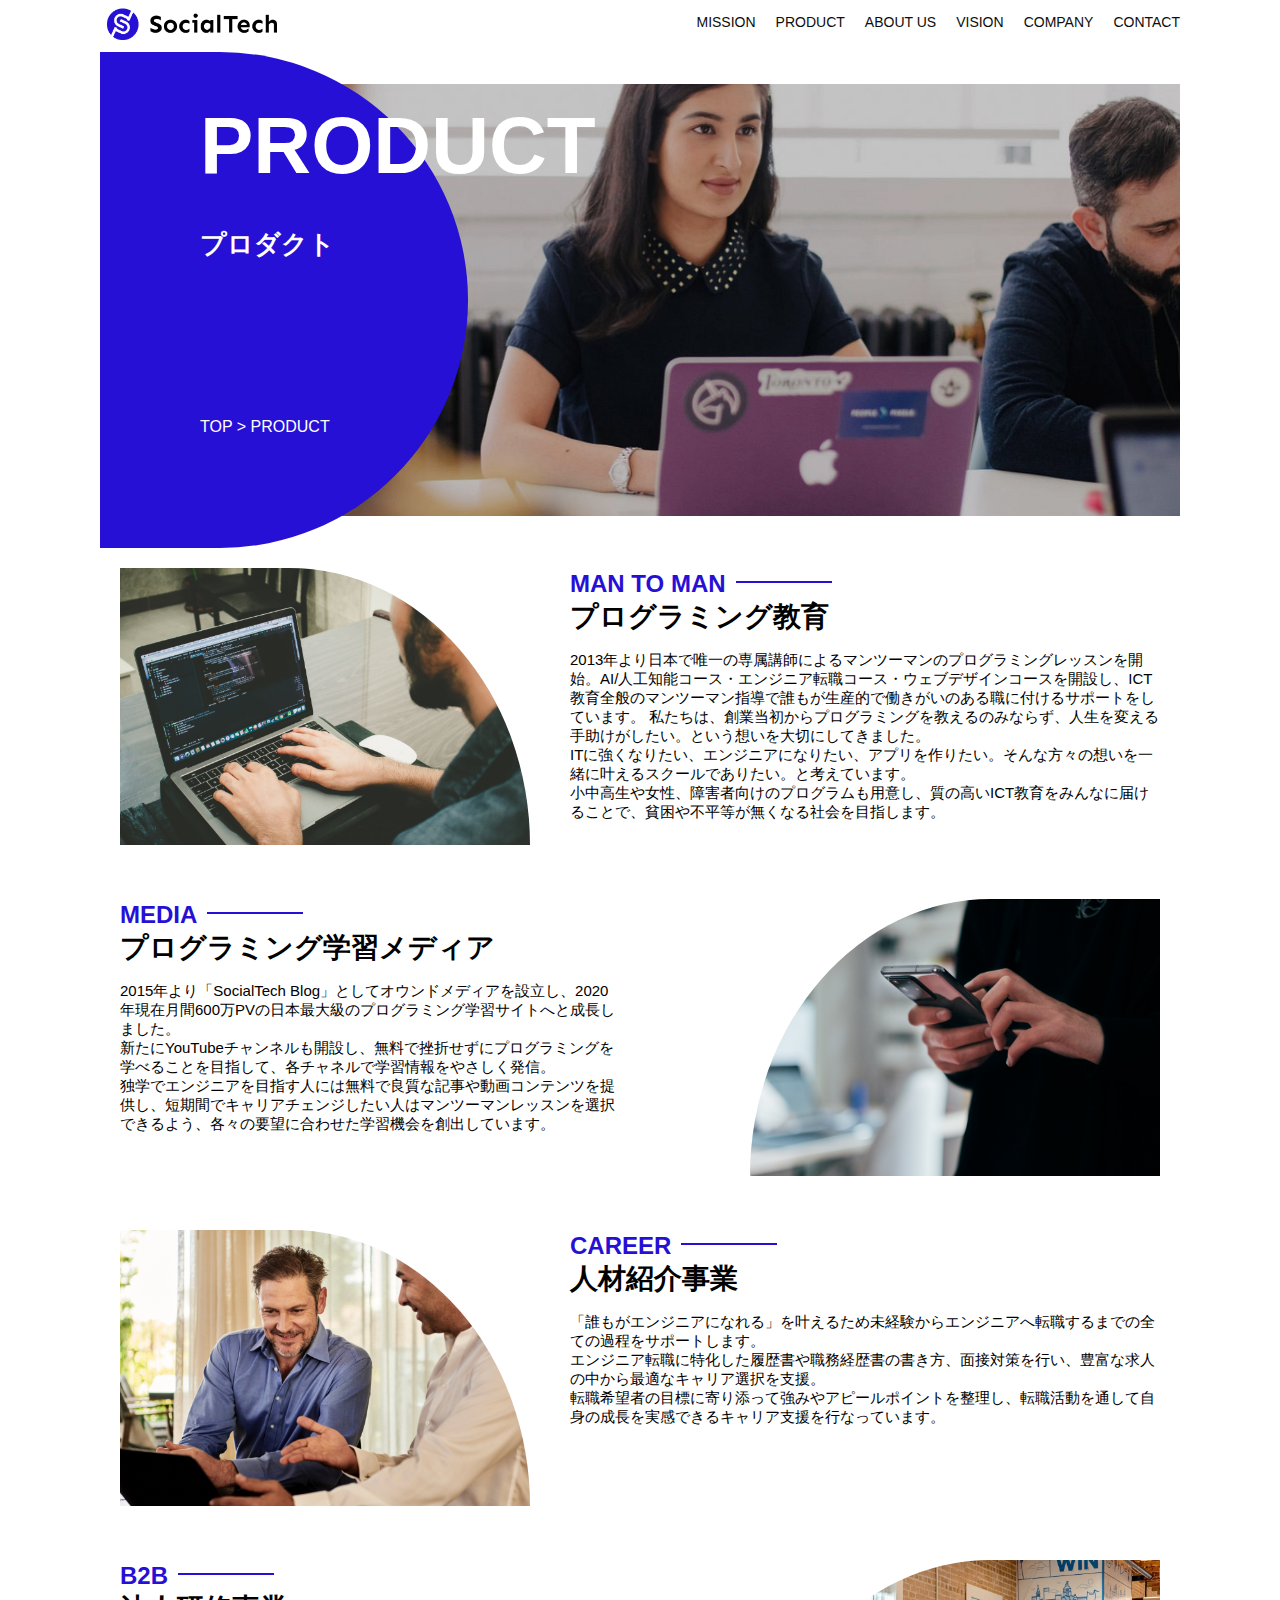
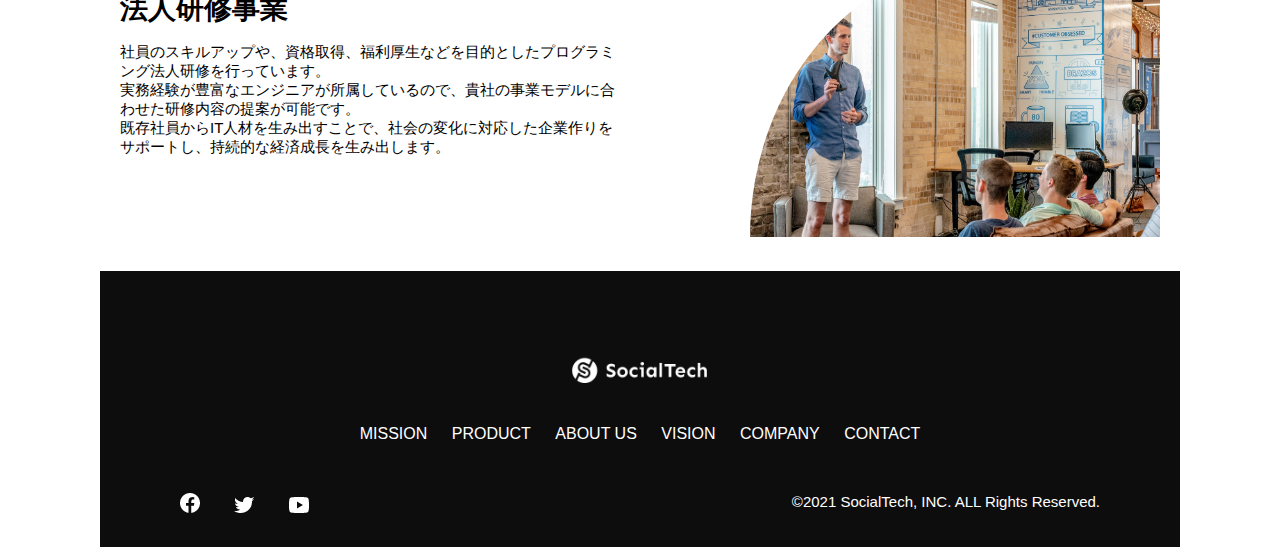
<file: kadai_tutorial_output/product.html>
<!DOCTYPE html>
<html>

<head>
  <title>SocialTech -PRODUCT プロダクト-</title>
  <meta charset="utf-8">
  <meta name="description" content="SocialTechの4つのプロダクトを紹介します">
  <meta name="viewport" content="width=device-width, initial-scale=1.0">
  <link rel="stylesheet" href="style.css">
</head>
<body>
  <header>
    <a href="index.html" id="logo">
      <img src="images/logo.png" alt="トップページに戻る">
    </a>
    <!-- PC用 -->
    <nav id="nav-pc">
      <ul>
        <li><a href="mission.html">MISSION</a></li>
        <li><a href="product.html">PRODUCT</a></li>
        <li> <a href="index.html#aboutus">ABOUT US</a></li>
        <li> <a href="index.html#vision">VISION</a></li>
        <li><a href="index.html#company">COMPANY</a></li>
        <li><a href="index.html#contact">CONTACT</a></li>
      </ul>
    </nav>
    <!-- スマホ用 -->
    <button id="menu-sp" onclick="document.getElementById('nav-sp').style.display='block'">
      <img src="images/button-menu.png" alt="ナビゲーションを
      開く">
    </button>
    <div id="nav-sp">
      <button id="close" onclick="document.getElementById('nav-sp').style.display='none'">
        <img src="images/button-close.png" alt="ナビゲーションを閉じる">
      </button>
      <nav>
        <ul>
          <li>
            <a id="logo-sp" href="index.html" onclick="document.getElementById('nav-sp').style.display = 'none'"><img src="images/logo-sp.png" alt="トップページに戻る"></a>
          </li>
          <li><a class="menu" href="mission.html" onclick="document.getElementById('nav-sp').style.display = 'none'">MISSION</a></li>
          <li><a class="menu" href="product.html" onclick="document.getElementById('nav-sp').style.display = 'none'">PRODUCT</a></li>
          <li><a class="menu" href="index.html#aboutus" onclick="document.getElementById('nav-sp').style.display = 'none'">ABOUT US</a></li>
          <li><a class="menu" href="index.html#vision" onclick="document.getElementById('nav-sp').style.display = 'none'">VISION</a></li>
          <li><a class="menu" href="index.html#company" onclick="document.getElementById('nav-sp').style.display = 'none'">COMPANY</a></li>
          <li><a class="menu" href="index.html#contact" onclick="document.getElementById('nav-sp').style.display = 'none'">CONTACT</a></li>
        </ul>
      </nav>
      <div id="sns">
        <a href="https://www.facebook.com/sejuku2013">
          <img src="images/button-facebook.png" alt="Facebookのリンク">
        </a>
        <a href="https://twitter.com/samuraijuku">
          <img src="images/button-twitter.png" alt="Twitterのリンク">
        </a>
        <a href="https://www.youtube.com/channel/UCCFOQO5aDK0xXam4cUQXT8g">
          <img src="images/button-youtube.png" alt="YouTubeのリンク">
        </a>
      </div>
    </div>
  </header>

  <main>
    <article>
      <section id="product-main">
        <div class="product-main-inner">
          <div id="product-title">
            <h1>PRODUCT<br><span>プロダクト</span></h1>
            <p>TOP > PRODUCT</p>
          </div>
        </div>
      </section>

      <section class="product-section product-section-left">
        <div class="product-section-img">
          <img src="images/product/product-mantoman.png" alt="PCでコードを書く男性">
        </div>
        <div class="product-read">
          <h2 class="product-h2">MAN TO MAN</h2>
          <h3 class="product-h3">プログラミング教育</h3>
          <p>
            2013年より日本で唯一の専属講師によるマンツーマンのプログラミングレッスンを開始。AI/人工知能コース・エンジニア転職コース・ウェブデザインコースを開設し、ICT教育全般のマンツーマン指導で誰もが生産的で働きがいのある職に付けるサポートをしています。 私たちは、創業当初からプログラミングを教えるのみならず、人生を変える手助けがしたい。という想いを大切にしてきました。<br>ITに強くなりたい、エンジニアになりたい、アプリを作りたい。そんな方々の想いを一緒に叶えるスクールでありたい。と考えています。<br>小中高生や女性、障害者向けのプログラムも用意し、質の高いICT教育をみんなに届けることで、貧困や不平等が無くなる社会を目指します。
          </p>
        </div>
      </section>

      <section class="product-section product-section-right">
        <div class="product-read">
          <h2 class="product-h2">MEDIA</h2>
          <h3 class="product-h3">プログラミング学習メディア</h3>
          <p>
            2015年より「SocialTech Blog」としてオウンドメディアを設立し、2020年現在月間600万PVの日本最大級のプログラミング学習サイトへと成長しました。<br>新たにYouTubeチャンネルも開設し、無料で挫折せずにプログラミングを学べることを目指して、各チャネルで学習情報をやさしく発信。<br>独学でエンジニアを目指す人には無料で良質な記事や動画コンテンツを提供し、短期間でキャリアチェンジしたい人はマンツーマンレッスンを選択できるよう、各々の要望に合わせた学習機会を創出しています。
          </p>
        </div>
        <div class="product-section-img">
          <img src="images/product/product-media.png" alt="スマートフォンを操作する人">
        </div> 
      </section>

      <section class="product-section product-section-left">
        <div class="product-section-img">
          <img src="images/product/product-career.png" alt="笑顔で話し合う2人の男性">
        </div>
        <div class="product-read">
          <h2 class="product-h2">CAREER</h2>
          <h3 class="product-h3">人材紹介事業</h3>
          <p>
            「誰もがエンジニアになれる」を叶えるため未経験からエンジニアへ転職するまでの全ての過程をサポートします。<br>エンジニア転職に特化した履歴書や職務経歴書の書き方、面接対策を行い、豊富な求人の中から最適なキャリア選択を支援。<br>転職希望者の目標に寄り添って強みやアピールポイントを整理し、転職活動を通して自身の成長を実感できるキャリア支援を行なっています。<br>
          </p>
        </div>
      </section>

      <section class="product-section product-section-right">
        <div class="product-read">
          <h2 class="product-h2">B2B</h2>
          <h3 class="product-h3">法人研修事業</h3>
          <p>
            社員のスキルアップや、資格取得、福利厚生などを目的としたプログラミング法人研修を行っています。<br>実務経験が豊富なエンジニアが所属しているので、貴社の事業モデルに合わせた研修内容の提案が可能です。<br>既存社員からIT人材を生み出すことで、社会の変化に対応した企業作りをサポートし、持続的な経済成長を生み出します。
          </p>
        </div>
        <div class="product-section-img">
          <img src="images/product/product-b2b.png" alt="講演中の男性とそれを聴く人々">
        </div> 
      </section>

    </article>
  </main>

  <footer>
    <div id="footer-logo">
      <img src="images/logo-sp.png" alt="SocialTech">
    </div>
    <div id="footer-link">
      <a href="mission.html">MISSION</a>
      <a href="product.html">PRODUCT</a>
      <a href="index.html#aboutus">ABOUT US</a>
      <a href="index.html#vision">VISION</a>
      <a href="index.html#company">COMPANY</a>
      <a href="index.html#contact">CONTACT</a>
    </div>
    <div id="sns-footer">
      <div class="sns-btns">
        <a href="https://www.facebook.com/sejuku2013"><img src="images/button-facebook.png" alt="Facebookのリンク"></a>
        <a href="https://twitter.com/samuraijuku"><img src="images/button-twitter.png" alt="Twitterのリンク"></a>
        <a href="https://www.youtube.com/channel/UCCFOQO5aDK0xXam4cUQXT8g"><img src="images/button-youtube.png" alt="YouTubeのリンク"></a>
      </div>
      <p id="copyright">&copy;2021 SocialTech, INC. ALL Rights Reserved.</p>
    </div>
  </footer>

</body>
</html>
</file>
<file: html-css-kadai_013/style.css>
/* PC、スマホ共通スタイル */
body {
  font-family: "Source Sans Pro", "Hiragino Kaku Gothic ProN", Meiryo, Arial,
    sans-serif;
}

p {
  font-size: 15px;
}

#main-visual>img {
  width: 100%;
}

/*================
PC用のスタイル 
=================*/
@media screen and (min-width: 768px) {
  #menu-sp {
    display: none;
  }

  #nav-sp {
    display: none;
  }

  /* 横幅設定 */
  body {
    max-width: 1080px;
    min-width: 960px;
    margin: 0 auto 0 auto;
  }

  /* ヘッダー */
  header {
    display: flex;
    justify-content: space-between;
  }

  /* ナビゲーションのレイアウト */
  #nav-pc {
    text-align: right;
    font-size: 14px;
    padding-top: 15px;
  }

  /* ナビゲーションのリンクの装飾設定 */
  #nav-pc>a {
    text-decoration: none;
    margin-left: 20px;
  }

  #nav-pc>a:link {
    color: #0d0d0d;
  }

  #nav-pc>a:visited {
    color: #0d0d0d;
  }

  #nav-pc>a:hover {
    color: #0d0d0d;
    text-decoration: underline;
  }

  #nav-pc>a:active {
    color: #0d0d0d;
  }
}

/* スマホ用のスタイル */
@media screen and (max-width: 767px) {
  body {
    min-width: 375px;
    margin: 0;
  }

  #nav-pc {
    display: none;
  }

  #menu-sp {
    float: right;
    padding: 0;
  }

  #nav-sp {
    background: #ce933e;
    position: absolute;
    left: 0;
    top: 0;
    height: 100%;
    width: 100%;
    display: none;
    z-index: 100;
  }

  #nav-sp ul {
    padding-left: 0;
  }

  #nav-sp li {
    list-style: none;
  }

  #close {
    position: absolute;
    top: 20px;
    right: 20px;
  }

  #logo-sp {
    margin: 80px 0 30px 20px;
  }

  #nav-sp a {
    display: block;
  }

  #nav-sp a:link {
    color: #ffffff;
  }

  #nav-sp a:visited {
    color: #ffffff;
  }

  #nav-sp a:hover {
    color: #ffffff;
    text-decoration: underline;
  }

  #nav-sp a:active {
    color: #ffffff;
  }

  #nav-sp .menu {
    text-decoration: none;
    display: block;
    margin: 0 20px;
    height: 44px;
    font-size: 16px;
    background-image: url(images/arrow.png);
    background-repeat: no-repeat;
    background-position: right top;
  }


  
}
</file>
<file: kadai_tutorial_output/style.css>
/* 全体 */
* {
  box-sizing: border-box;
}

body {
  font-family: "Source Sans Pro", "Hiragino Kaku Gothic ProN", Meiryo, Arial, sans-serif;
  max-width: 1080px;
  margin: 0 auto;
}

p {
  font-size: 15px;
}

/* ヘッダー */
header {
  display:flex;
  justify-content: space-between;
}

#nav-pc {
  font-size: 14px;
}

#nav-pc ul {
  display: flex;
  padding-left: 0;
}

#nav-pc li {
  list-style: none;
}

#nav-pc a {
  text-decoration: none;
  margin-left: 20px;
  color: #0d0d0d;
}

#nav-pc a:hover {
  text-decoration: underline;
}

#nav-sp,
#menu-sp {
  display: none;
}

/* メインビジュアル */
#main-visual {
  position: relative;
  height: 470px;
}

#main-message {
  position: absolute;
  top: 0;
  left: 0;
  background: #2710d5;
  color: #ffffff;
  border-radius: 0 0 476px 0;
  max-width: 620px;
  width: 100%;
  height: 100%;
  z-index: 11;
}

#main-message > h1 {
  font-size: 60px;
  margin: 100px 0 0 50px;
}

#main-message > p {
  font-size: 28px;
  margin: 0 0 0 50px;
}

#main-visual > img {
  max-width: 620px;
  border-radius: 476px 0 0 0;
  position: absolute;
  top: 0;
  right: 0;
  z-index: 10;
}

/* ミッション */
#mission {
  margin: 80px auto;
}

#mission-flex {
  display: flex;
}

#mission h2 {
  margin-top: 40px;
}

h2::after {
  content: url("images/line.png");
  margin-left: 10px;
}

#mission-flex h3 {
  font-size: 27px;
}

#mission-flex > div {
  width: 50%;
  margin: 20px;
}

#mission-photo {
  width: 100%;
}

#s2dgs {
  margin-top: 50px;
  width: 100%;
}

/* プロダクト */
#product {
  background: #fafafa;
  margin: 80px 0;
  padding: 10px 40px 0 40px;
}

#product .product-flex {
  margin-top: 40px;
  display: flex;
}

#product-left {
  width: 50%;
  margin-right: 20px;
}

#product-right {
  width: 50%;
  margin-left: 20px;
  margin-top: 80px;
}

#product-left > div {
  position: relative;
  height: 480px;
  margin-right: 20px;
}

#product-right > div {
  position: relative;
  height: 480px;
  margin-left: 20px;
}

.product-photo {
  width: 100%;
}

.product-explain {
  background: #ffffff;
  position: absolute;
  left: 0;
  bottom: 50px;
  margin: 0 40px;
  padding: 20px;
  box-shadow: 5px 5px 10px rgba(0, 0, 0, 0.5);
}

.product-explain > span {
  color: #2710d5;
  font-weight: bold;
  font-size: 16px;
  margin: 0;
}

.product-explain > h3 {
  margin: 5px 0;
}

.product > p {
  font-size: 14px;
  margin: 0;
}

#product-more {
  text-align: center;
}

#product-more a {
  position: relative;
  bottom: -42px;
}

/* アバウトアス */
#aboutus {
  margin: 80px auto;
}

#aboutus > div {
  display: flex;
}

.culture-img {
  width: 50%;
  align-self: flex-start;
}

.culture-img2 {
  margin: 50px;
  width: 100%;
}

.culture-table {
  margin-right: 50px;
}

.culture-num {
  font-size: 80px;
  color: #2710d5;
  padding: 0 20px 0 0;
}

.culture-table th {
  text-align: left;
  font-size: 28px;
  font-weight: bold;
}

.culture-en {
  color: #2710d5;
  font-size: 24px;
}

.culture-description {
  margin: 0;
}

/* ヴィジョン */
#vision {
  margin: 80px auto;
}

#vision > div {
  display: flex;
  justify-content: space-between;
  flex-wrap: wrap;
}

.vision-box {
  width: 300px;
  height: 300px;
  margin-bottom: 30px;
  position: relative;
}

.vision-box > img {
  width: 100%;
  position: relative;
  z-index: 30;
}

.vision-box > div {
  position: absolute;
  top: 0;
  left: 0;
  z-index: 31;
  margin-right: 20px;
}

.vision-box > div > h4 {
  color: #2710d5;
  font-size: 19px;
  margin: 80px 0 0 0;
}

.vision-box > div > h4::first-letter {
  font-size: 40px;
}

.vision-box > div > h5 {
  font-size: 20px;
  margin: 0;
}

.vision-box > div > p {
  margin: 10px 0 0 0;
}

/* カンパニー */
#company {
  margin: 80px auto;
}

#company-table {
  width: 100%;
}

.tableheader {
  text-align: left;
  padding: 20px;
  border-bottom: #2710d5 1px solid;
  width: 100px;
}

.tableheader-first {
  border-top: #2710d5 1px solid;
}

.cell {
  padding: 30px;
  border-bottom: #ececec 1px solid;
}

.cell-first {
  border-top: #ececec 1px solid;
}

#company > iframe {
  width: 100%;
  height: 368px;
  margin-top: 40px;
}

/* コンタクト */
#contact {
  margin: 80px auto;
}

#contact > form > div {
  display: flex;
  flex-direction: row;
  flex-wrap: wrap;
  padding-bottom: 30px;
}

.contact-heading {
  width: 240px;
  align-self: center;
}

.contact-label {
  font-weight: bold;
}

.contact-span {
  color: #ce2222;
  margin:0 0 0 20px;
  font-weight: bold;
}

.contact-textbox {
  border-top: none;
  border-left: none;
  border-right: none;
  border-bottom: 1px #707070 solid;
  background: #fafafa;
  width: 400px;
  height: 56px;
}

.contact-textarea {
  border-top: none;
  border-left: none;
  border-right: none;
  border-bottom: 1px #707070 solid;
  background: #fafafa;
  width: 400px;
  height: 200px;
}

#contact dt {
  font-weight: bold;
}

#contact dd {
  margin: 0 0 16px 0;
}

#contact dd p {
  margin: 0;
}

#contact dd ul {
  padding-left: 0;
}

#contact dd li {
  margin-bottom: 0;
  list-style: none;
}

/* フッター */
footer {
  background: #0d0d0d;
  text-align: center;
  padding: 80px 80px 30px 80px;
}

#footer-logo {
  margin-bottom: 30px;
}

#footer-link {
  margin-bottom: 50px;
}

#footer-link > a {
  text-decoration: none;
  margin: 10px;
  color: #ffffff;
}

#footer-link > a:hover {
  text-decoration: underline;
}

#sns-footer {
  display: flex;
  justify-content: space-between;
  text-align: left;
}

#sns-footer a {
  margin-right: 30px;
}

#copyright {
  color: #ffffff;
  margin: 0;
}

/* mission.html用スタイル */
/* ミッションのメインビジュアル */
.mission-main-inner {
  background-image: url("images/mission/mission-main.png");
  background-repeat: no-repeat;
  background-position-y: center;
}

#mission-title {
  background: #2710d5;
  width: 368px;
  color: #ffffff;
  height: 496px;
  border-radius: 0 248px 248px 0;
  position: relative; 
}

#mission-title h1 {
  position: absolute;
  top: 0;
  left: 100px;
  font-size: 80px;
  line-height: 1;
}

#mission-title h1 span {
  font-size: 26px;
}

#mission-title > p {
  position: absolute;
  top: 350px;
  left: 100px;
  font-size: 16px;
}

/* ミッションS2DGs */
#mission-s2dgs {
  padding: 20px;
}

.mission-h2 {
  color: #2710d5;
  font-size: 40px;
}

.mission-h2::after {
  content: none;
}

/* ミッション5つのゴール */
#mission-five-goals {
  padding: 20px;
  display: flex;
}

#mission-five-goals .five-goals-image {
  width: 30%;
  padding: 20px;
}

#mission-five-goals .five-goals-image img {
  width: 100%;
}

#mission-five-goals .five-goals-read {
  width: 70%;
  padding: 20px;
}

#mission-five-goals .five-goals-read > div {
  margin-bottom: 40px;
}

.fivegoals-image-right {
  float: right;
  margin: 20px;
}

.fivegoals-image-left {
  float: left;
  margin: 20px;
}

.fivegoals-number {
  color: #2710d5;
  font-size: 48px;
  font-weight: bold;
  margin: 0;
}

.fivegoals-h3 {
  font-size: 28px;
  margin: 0;
}

.fivegoals-p {
  margin: 0;
}

/* product.html用スタイル */
/* プロダクトのメインビジュアル */
.product-main-inner {
  background-image: url("images/product/product-main.png");
  background-repeat: no-repeat;
  background-position-y: center;
}

#product-title {
  background: #2710d5;
  width: 368px;
  color: #ffffff;
  height: 496px;
  border-radius: 0 248px 248px 0;
  position: relative; 
}

#product-title h1 {
  position: absolute;
  top: 0;
  left: 100px;
  font-size: 80px;
  line-height: 1;
}

#product-title h1 span {
  font-size: 26px;
}

#product-title > p {
  position: absolute;
  top: 350px;
  left: 100px;
  font-size: 16px;
}

.product-section {
  display: flex;
  padding: 20px 20px 0;
}

.product-section .product-section-img {
  width: 450px;
}

.product-section-left .product-section-img img {
  width: 100%;
  padding: 0 40px 30px 0;
  border-radius: 0 432px 0 0;
}

.product-section-left .product-read {
  width: 50%;
  flex-grow: 1;
}

.product-section-left .product-read p {
  margin-bottom: 0;
}

.product-section-right {
  justify-content: space-between;
}

.product-section-right .product-section-img img {
  width: 100%;
  padding: 0 0 30px 40px;
  border-radius: 432px 0 0 0;
}

.product-section-right .product-read {
  width: 500px;
}

.product-h2 {
  color: #2710d5;
  font-size: 24px;
  margin: 0;
}

.product-h3 {
  font-size: 28px;
  margin: 0;
}


/* スマホ用スタイル */
@media  screen and (max-width: 767px) {

/* ナビ（スマホ） */
#nav-pc {
  display: none;
}

#menu-sp {
  display: block;
  background: transparent;
  float: right;
  padding: 0;
  border: none;
}

#nav-sp {
  background: #2710d5;
  position: fixed;
  left: 0;
  top: 0;
  width: 100%;
  height: 100%;
  display: none;
  z-index: 100;
}

#close {
  position: absolute;
  top: 20px;
  right: 20px;
  background: transparent;
  border: none;
}

#nav-sp nav ul {
  padding-left: 0;
}

#nav-sp nav li {
  list-style: none;
}

#logo-sp {
  margin: 80px 0 30px 20px;
}

#nav-sp nav a {
  display: block;
  color: #ffffff;
}

#nav-sp nav a:hover {
  text-decoration: underline;
}

#nav-sp .menu {
  text-decoration: none;
  margin: 0 20px;
  height: 44px;
  font-size: 16px;
  background-image: url("images/arrow.png");
  background-repeat: no-repeat;
  background-position: right top;
}

#sns {
  position: absolute;
  bottom: 20px;
  left: 20px;
}

#sns > a {
  margin-right: 30px;
}

/* メインビジュアル（スマホ） */
#main-visual {
  position: relative;
  height: 470px;
}

#main-visual > div {
  text-align: center;
  height: 280px;
}

#main-visual h1 {
  font-size: 28px;
  margin: 90px 0 0 0;
}

#main-visual > div > p {
  margin: 0;
  font-size: 15px;
}

#main-visual > img {
  width: 100%;
  border-radius:476px 0 0 0;
  top: auto;
  bottom: 0;
}

/* 見出し（スマホ） */
h2 {
  margin: 15px 0;
}

h3 {
  font-size: 24px;
  margin: 10px 0 0 0;
}

/* ミッション（スマホ） */
#mission {
  margin: 20px 0;
  padding: 0 20px;
}

#mission-flex {
  flex-direction: column;
}

#mission-flex > div {
  width: 100%;
  margin: 0;
}

/* プロダクト（スマホ） */
#product {
  margin: 0;
  padding: 10px 20px 0 20px;
}

#product .product-flex {
  flex-direction: column;
  margin-top: 0;
}

#product-left,
#product-right {
  width: 100%;
  margin: 0;
}

#product-left > div,
#product-right > div {
  height: auto;
  margin: 0;
}

.product-explain {
  position: relative;
  margin: 0;
}

.product-explain > h3 {
  margin: 10px 0;
  font-size: 24px;
}

#product-more {
  text-align: left;
}

/* アバウトアス（スマホ） */
#aboutus {
  margin: 80px 20px 80px 20px;
  /* ↑そもそもmargin適用されてる？ */
  /* padding: 0 20px;←いけるかと思ったが無理。。。 */
}

#aboutus > div {
  flex-direction: column;
}

.culture-table th {
  font-size: 16px;
}

.culture-table {
  margin-right: 0;
  padding-right: 20px;
  order: 2;
}

.culture-img {
  width: 100%;
  order: 1;
}

.culture-img2 {
  margin-top: 0;
}

.culture-num {
  padding: 0;
}

.culture-description {
  margin: 0;
}

/* ヴィジョン （スマホ）*/
#vision {
  margin: 80px 20px;
}

.vision-box > img {
  position: absolute;
  top: 0;
  left: 0;
}

.vision-box > div > h4 {
  margin: 60px 0 0 0;
}

/* カンパニー（スマホ） */
#company {
  margin: 0 20px;
}

#company > h3 {
  margin-bottom: 20px;
}

.tableheader {
  width: 50px;
}

.cell {
  padding: 20px;
}

#company > iframe {
  height: 240px;
}

/* コンタクト（スマホ） */
#contact {
  margin: 80px 20px;
}

#contact > h3 {
  margin: 20px;
}

#contact > form > div {
  flex-direction: column;
  margin-bottom: 20px;
}

.contact-heading {
  align-self: auto;
  margin-bottom: 20px;
}

.contact-textbox {
  min-width: 300px;
  width: 100%;
}

.contact-textarea {
  height: 150px;
  width: 100%;
}

.radiobutton {
  margin-bottom: 20px;
}

/* フッター */
footer {
  padding: 30px 20px 50px 20px;
  text-align: left;
}

#footer-link > a {
  margin: 0 20px 30px 0;
  display: block;
  background-image: url("images/arrow.png");
  background-repeat: no-repeat;
  background-position: right top;
}

#footer-link > a:hover {
  text-decoration: underline;
}

#sns-footer {
  flex-direction: column;
  justify-content: flex-start;
}

#copyright {
  font-size: 12px;
  margin-top: 30px;
}

/* mission.html用スタイル */
/* ミッションのメインビジュアル（スマホ） */
#mission-main {
  height: 256px;
  margin-top: 4%;
  position: relative;
}

.mission-main-inner {
  height: 80px;
  background-size: cover;
}

#mission-title {
  width: 136px;
  height: 256px;
  position: absolute;
  top: -10%;
}

#mission-title h1 {
  left: 20px;
  font-size: 40px;
}

#mission-title h1 span {
  font-size: 18px;
}

#mission-title > p {
  top: 180px;
  left: 20px;
  font-size: 13px;
}

/* ミッションS2DGs（スマホ） */
.mission-h2 {
  font-size: 38px;
  margin: 0px;
}

.mission-h2::after {
  content: none;
}

#mission-s2dgs > img {
  width: 100%;
}

/* ミッション5つのゴール（スマホ） */
#mission-five-goals {
  flex-direction: column;
}

#mission-five-goals > div {
  padding: 0;
}

#mission-five-goals .five-goals-image,
#mission-five-goals .five-goals-read {
  width: 100%;
  padding: 0;
}

#mission-five-goals .five-goals-read > div {
  display: flex;
  flex-direction: column;
}

.fivegoals-image-right,
.fivegoals-image-left {
  align-self: center;
}

/* プロダクトのメインビジュアル（スマホ） */
#product-main {
  height: 256px;
  margin-top: 4%;
  position: relative;
}

.product-main-inner {
  height: 80%;
  background-size: cover;
}

#product-title {
  width: 136px;
  height: 256px;
  position: absolute;
  top: -10%;
}

#product-title h1 {
  left: 20px;
  font-size: 40px;
}

#product-title h1 span {
  font-size: 18px;
}

#product-title > p {
  top: 180px;
  left: 20px;
  font-size: 13px;
}

/* プロダクトセクション */
.product-section {
  flex-direction: column;
}

.product-section .product-section-img {
  width: 100%;
}

.product-section .product-section-img img {
  width: 100%;
  padding: 0;
}

.product-section-left .product-section-img img {
  border-radius: 0 300px 0 0;
}

.product-section-left .product-read {
  width: 100%;
  flex-grow: 1;
}

.product-section-right .product-section-img img {
  order: 1;
  border-radius: 300px 0 0 0;
}

.product-section-right .product-read {
  order: 2;
  width: 100%;
}






}
</file>
